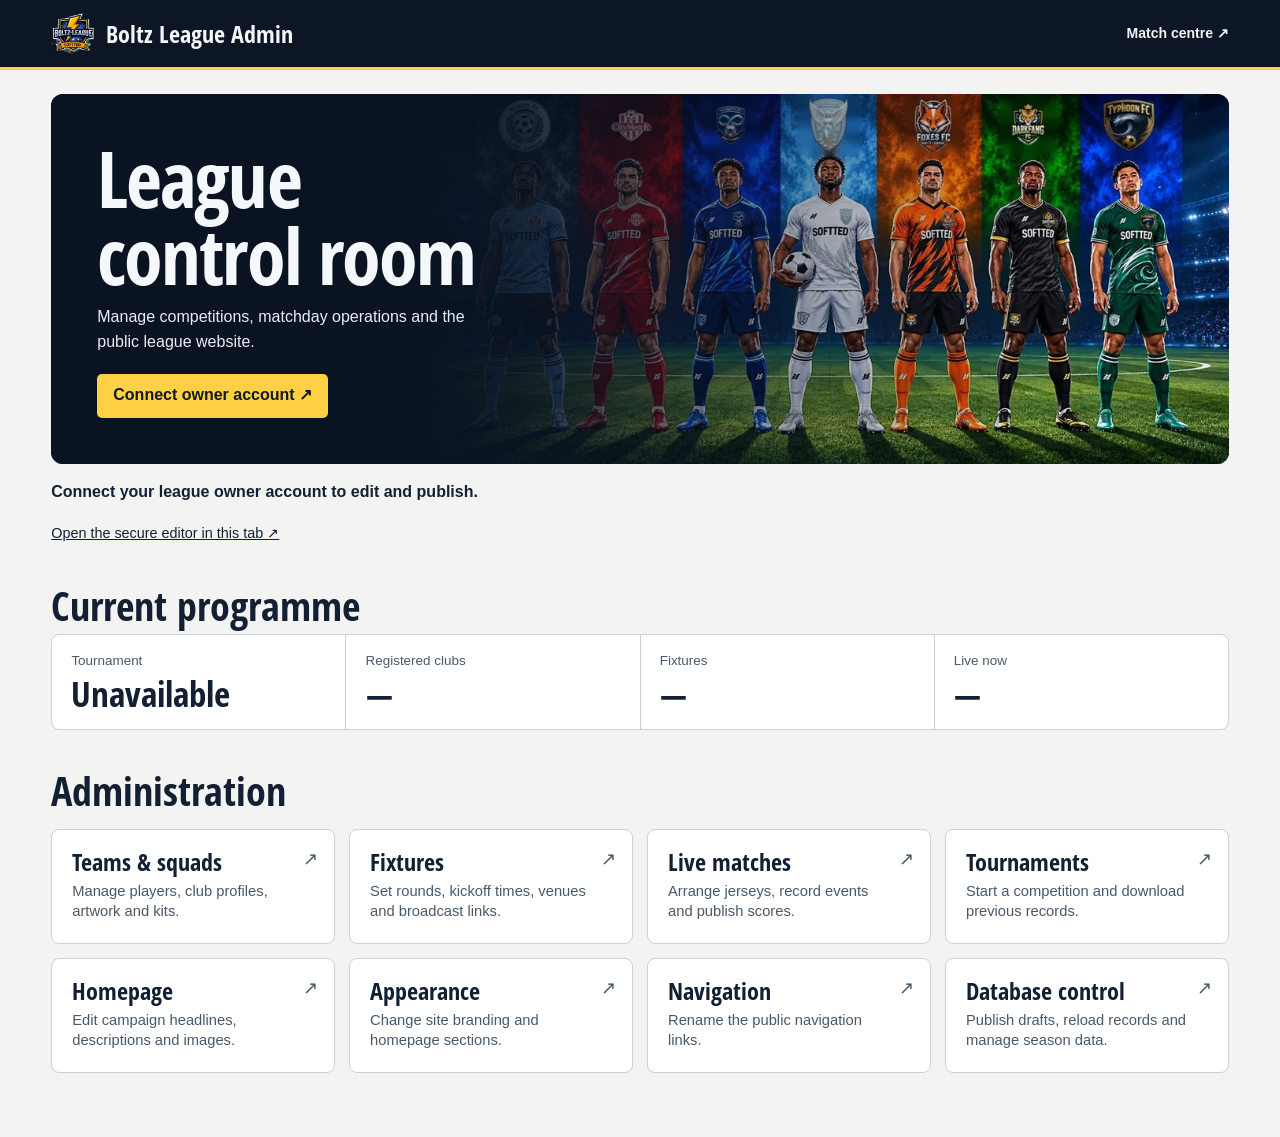
<file: docs/index.html>
<!doctype html><html lang="en-GB"><head><meta charset="utf-8"><meta name="viewport" content="width=device-width, initial-scale=1"><title>Boltz League Admin</title><link rel="icon" href="assets/boltz.webp"><link rel="stylesheet" href="admin.css"></head>
<body><header class="mast"><a class="identity" href="./"><img src="assets/boltz.webp" alt=""><strong>Boltz League Admin</strong></a><nav><a href="https://johnbarsisa.github.io/boltz-league-match-centre/">Match centre ↗</a></nav></header>
<main class="shell"><section class="hero"><div><h1>League control room</h1><p>Manage competitions, matchday operations and the public league website.</p><button type="button" id="connect">Connect owner account ↗</button></div></section>
<p id="status" role="status">Connect your league owner account to edit and publish.</p><p><a id="fallback" href="https://boltz-league-studio.jpiyady.chatgpt.site/">Open the secure editor in this tab ↗</a></p>
<section id="summary"><h2>Current programme</h2><div class="metrics"><div><small>Tournament</small><strong id="competition">—</strong></div><div><small>Registered clubs</small><strong id="clubs">—</strong></div><div><small>Fixtures</small><strong id="fixtures">—</strong></div><div><small>Live now</small><strong id="live">—</strong></div></div></section>
<section><h2>Administration</h2><div class="tiles" id="tools"></div></section>
<section id="editor" hidden><h2>Workspace</h2><iframe id="desk" title="League administration editor"></iframe></section></main><script src="admin.js"></script></body></html>
</file>
<file: docs/admin.css>
@font-face {
  font-family: "League Condensed";
  src: url("assets/league.woff2") format("woff2");
  font-weight: 700;
  font-display: swap;
}
:root {
  color-scheme: light dark;
  --paper: #f3f4f2;
  --panel: #ffffff;
  --ink: #132033;
  --sub: #48596a;
  --border: #cbd2d4;
  --gold: #ffd043;
  --night: #0c1624;
  --display: "League Condensed", "Arial Narrow", Arial, sans-serif;
  --shell: min(1180px, 92vw);
}
*, *::before, *::after { box-sizing: border-box; }
body { margin: 0; background: var(--paper); color: var(--ink); font: 1rem/1.55 Arial, Helvetica, sans-serif; }
a { color: inherit; }
button, input, select { font: inherit; }
:focus-visible { outline: 3px solid #426cff; outline-offset: 4px; }
.mast {
  display: flex; flex-wrap: wrap; align-items: center; justify-content: space-between;
  gap: .65rem 1.1rem; padding: .75rem max(4vw, calc((100% - 1180px) / 2));
  background: var(--night); color: #f5f6f8; border-bottom: 3px solid var(--gold);
}
.mast a { text-decoration: none; }
.mast > a:not(.identity), .mast nav a { color: #f1f5f8; font-size: .875rem; font-weight: 700; }
.mast nav { display: flex; flex-wrap: wrap; align-items: center; gap: .85rem; }
.mast a:hover { text-decoration: underline; text-underline-offset: .2em; }
.identity { display: inline-flex; align-items: center; gap: .75rem; font: 700 1.5rem/1 var(--display); }
.identity img { width: 43px; height: 43px; object-fit: contain; }
.identity small { display: block; margin-block-start: .28rem; color: #d3dce6; font: 650 .72rem/1.1 Arial, sans-serif; }
.shell { width: var(--shell); margin: 1.5rem auto 4rem; }
.hero {
  isolation: isolate; position: relative; overflow: hidden; display: grid; align-content: end;
  gap: .6rem; min-height: clamp(240px, 26vw, 330px); padding: clamp(1.35rem, 3.6vw, 3rem);
  color: #f5f8fb; background: #091322; border-radius: 12px;
}
.hero::before {
  position: absolute; z-index: -2; content: ""; inset: 0 0 0 32%;
  background: url("assets/lineup.webp") center 50% / cover no-repeat;
}
.hero::after {
  position: absolute; z-index: -1; content: ""; inset: 0;
  background: linear-gradient(90deg, #091322 5%, #091322 32%, #091322e6 40%, #09132266 62%, #09132208 85%);
}
.hero > :where(div, h1, p, span, small, a) { max-width: min(95%, 33rem); }
.hero h1 { margin: 0; max-width: 12ch; font: 700 clamp(2.8rem, 6.1vw, 5.2rem)/.98 var(--display); letter-spacing: -.025em; text-wrap: balance; }
.hero p { max-width: 42ch; margin: .75rem 0; color: #e8edf3; }
.hero .eyebrow, .hero .kicker, .hero small { color: var(--gold); }
.eyebrow, .kicker { font: 750 .75rem/1.4 Arial, sans-serif; letter-spacing: .09em; text-transform: uppercase; }
.primary, .hero a, .hero button {
  display: inline-flex; justify-content: center; align-items: center; width: fit-content; min-height: 44px;
  margin-top: .45rem; padding: .55rem 1rem; border: 0; border-radius: 5px; cursor: pointer;
  background: var(--gold); color: #111825; font-weight: 750; text-decoration: none;
}
.hero a:hover, .primary:hover { background: #ffe488; }
.shell :where(h2, h3) { margin: 0 0 .38rem; color: var(--ink); font: 700 1.65rem/1.1 var(--display); }
.shell h2 { font-size: clamp(1.75rem, 3.3vw, 2.5rem); }
.shell > section:not(.hero), .shell > h2 { margin-top: clamp(1.35rem, 3vw, 2.5rem); }
.metrics {
  display: grid; grid-template-columns: repeat(auto-fit, minmax(min(150px, 100%), 1fr)); gap: 1px;
  background: var(--border); border: 1px solid var(--border); border-radius: 8px; overflow: hidden;
}
.metrics > * { display: grid; gap: .16rem; align-content: start; padding: 1rem 1.2rem; background: var(--panel); }
.metrics strong, .metrics b, .metrics dd { margin: 0; color: var(--ink); font: 700 clamp(1.65rem, 3.2vw, 2.2rem)/1.1 var(--display); }
.metrics span, .metrics small, .metrics dt { color: var(--sub); font-size: .84rem; }
.tiles { display: grid; grid-template-columns: repeat(auto-fit, minmax(min(255px, 100%), 1fr)); gap: .88rem; margin-top: 1rem; }
.tile {
  position: relative; display: flex; flex-direction: column; gap: .35rem;
  min-height: 115px; padding: 1.2rem 2.2rem 1.2rem 1.25rem;
  border: 1px solid var(--border); border-radius: 8px; background: var(--panel); color: var(--ink);
  text-decoration: none; overflow-wrap: anywhere;
}
a.tile::after { content: "↗"; position: absolute; right: 1rem; top: .95rem; color: var(--sub); font-size: 1.15rem; }
.tile h3, .tile strong { margin: 0; color: var(--ink); font: 700 1.48rem/1.12 var(--display); }
.tile p, .tile small, .tile span { margin: 0; color: var(--sub); font-size: .92rem; line-height: 1.4; }
a.tile { transition: border-color .15s, box-shadow .15s, transform .15s; }
a.tile:hover { border-color: #937416; box-shadow: inset 3px 0 var(--gold); transform: translateY(-2px); }
footer { width: var(--shell); margin: 1rem auto; color: var(--sub); font-size: .85rem; }
@media (max-width: 650px) {
  .mast { padding-block: .6rem; }
  .mast .identity { font-size: 1.27rem; gap: .54rem; }
  .identity img { width: 36px; height: 36px; }
  .shell { margin-top: .9rem; }
  .hero { min-height: 0; padding-top: clamp(120px, 32vw, 205px); }
  .hero::before { inset: 0 0 auto; height: clamp(145px, 37vw, 235px); background-size: cover; }
  .hero::after { background: linear-gradient(180deg, transparent 0, transparent 12vw, #091322 39vw); }
  .hero h1 { max-width: 18ch; }
  .tiles { gap: .65rem; }
  .tile { min-height: 96px; }
}
@media (prefers-color-scheme: dark) {
  :root { --paper: #0a121d; --ink: #eef2f6; --panel: #172230; --sub: #becbd8; --border: #374756; }
}
@media (prefers-reduced-motion: reduce) {
  a.tile { transition: none; }
  a.tile:hover { transform: none; }
}
#desk{width:100%;height:700px;border:0;background:#f3f5f8}#editor[hidden]{display:none}#status{font-weight:650}#fallback{font-size:.9rem}
</file>
